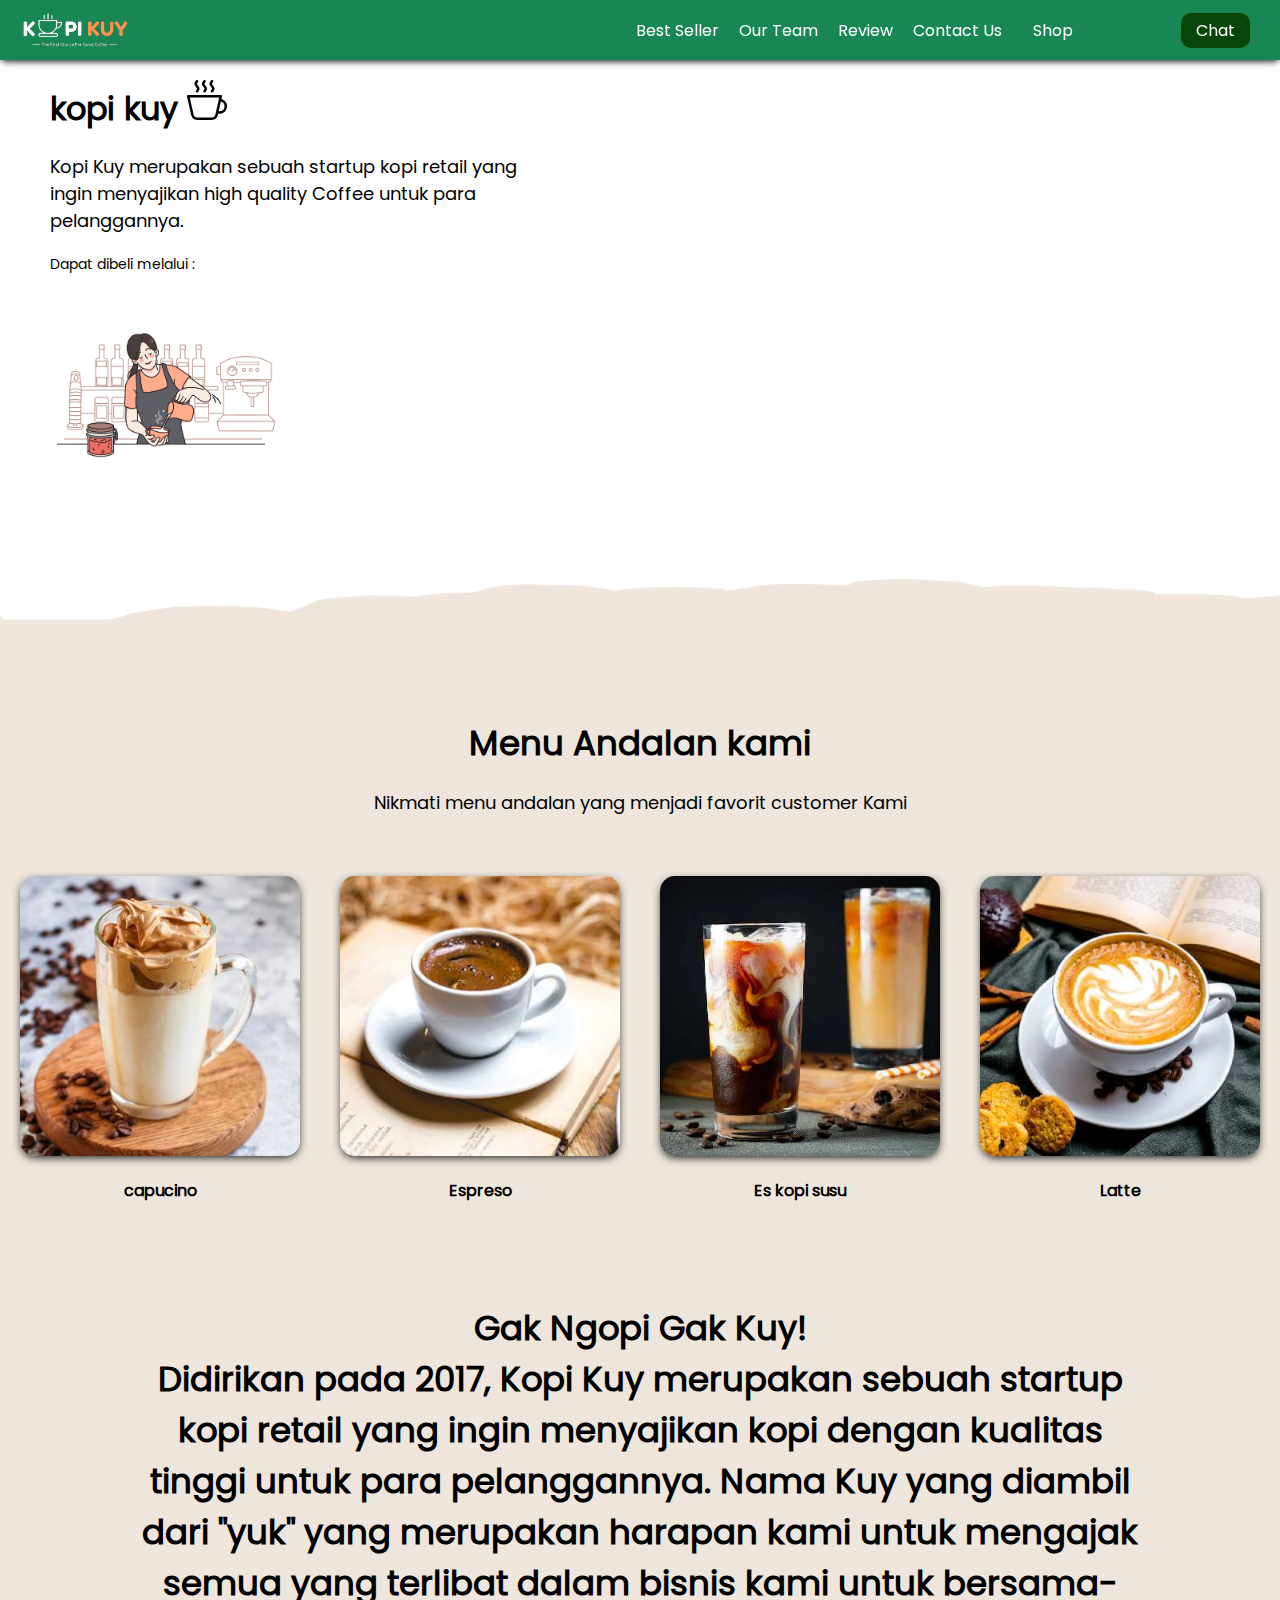
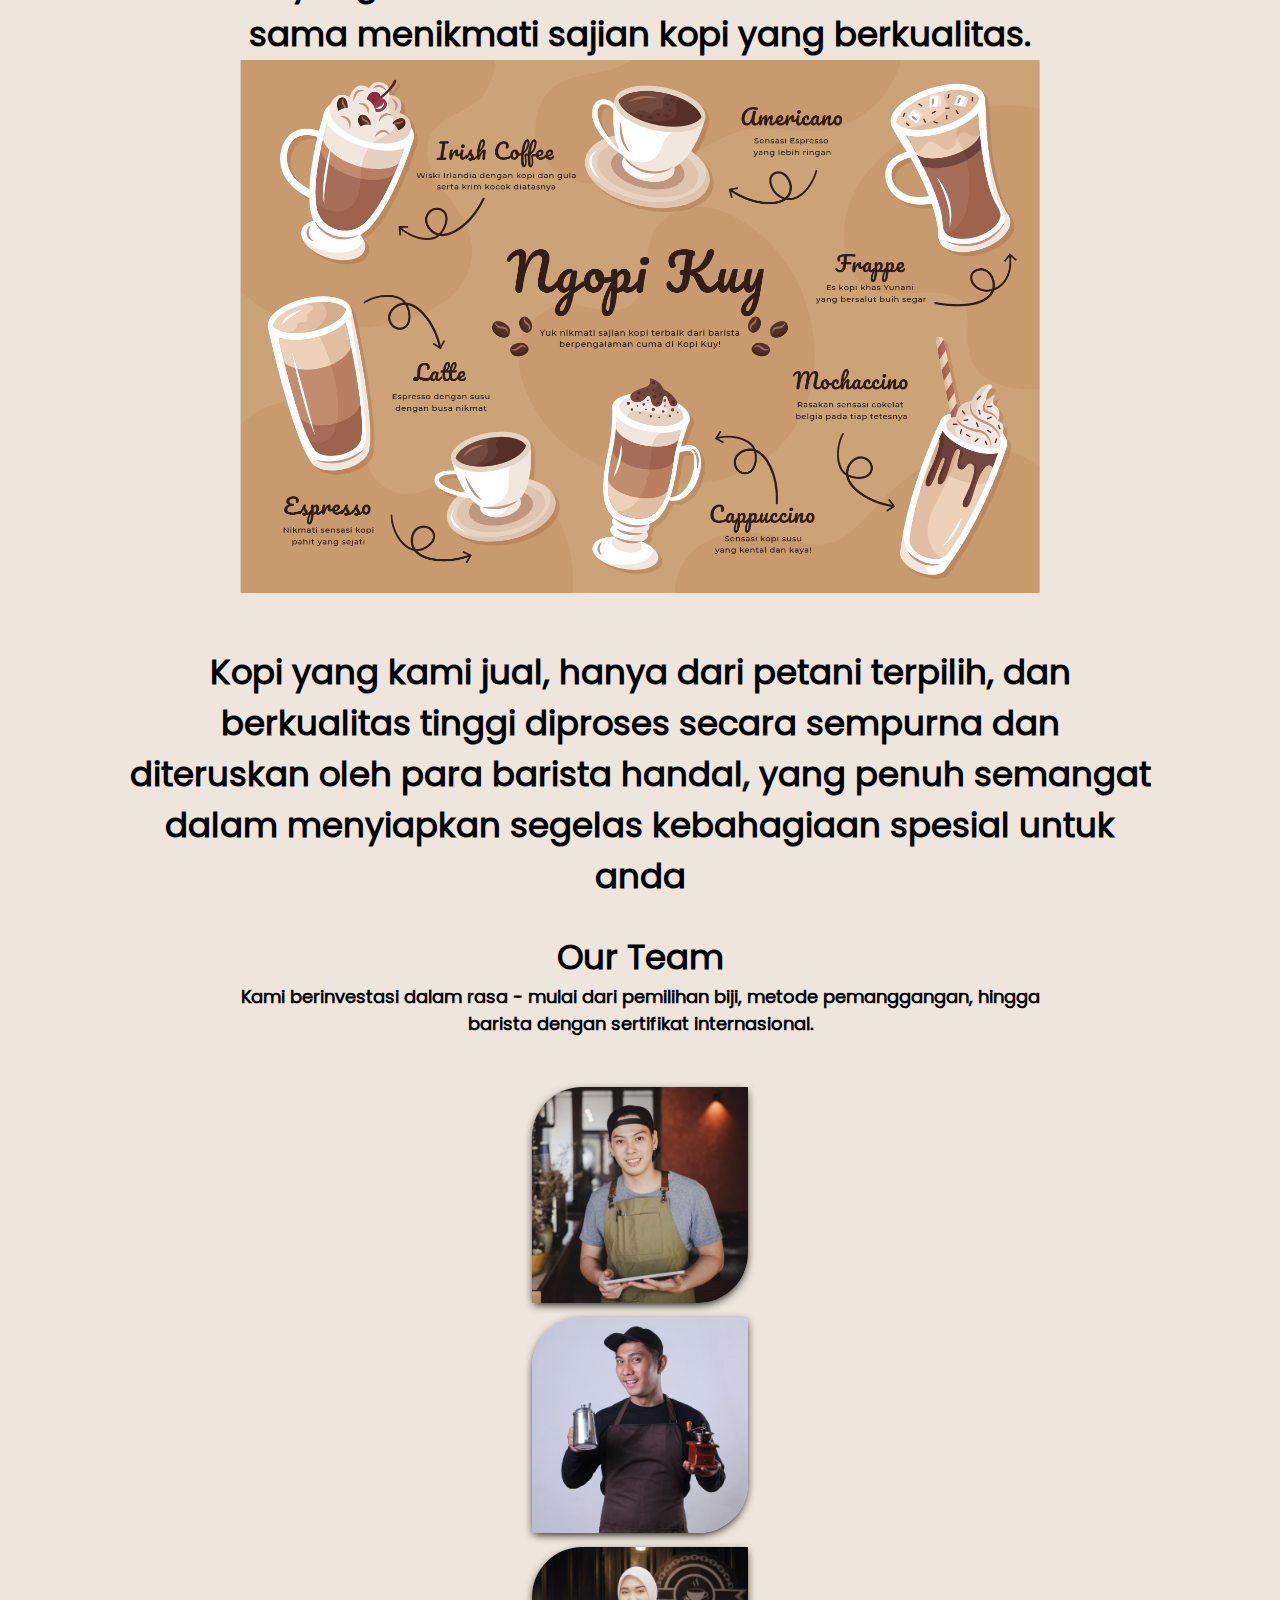
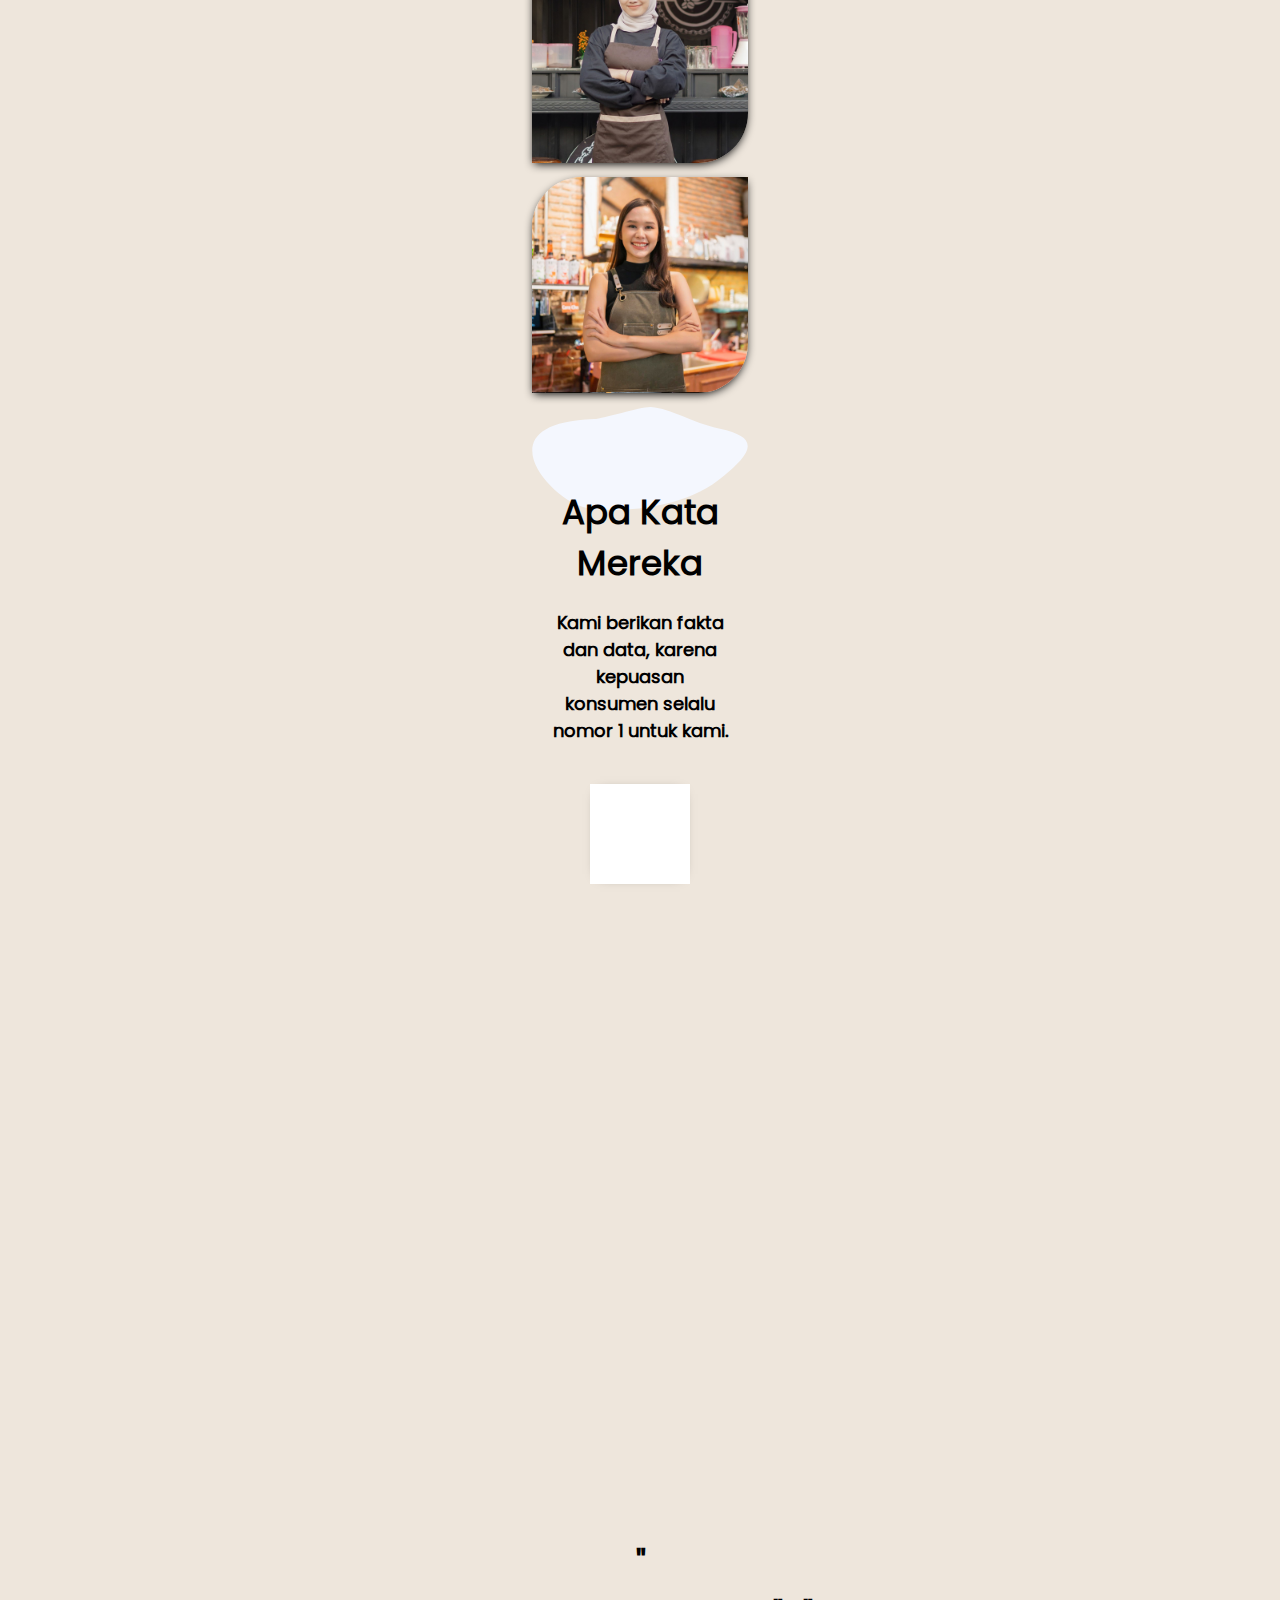
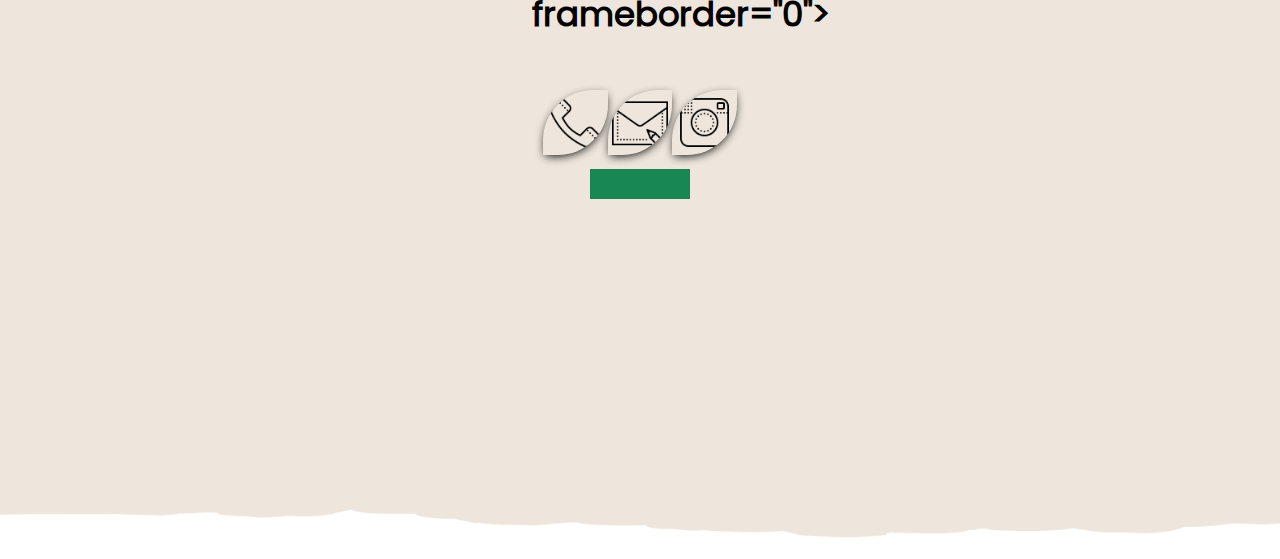
<file: index.html>
<!DOCTYPE html>
<html lang="id">

<head>
    <meta charset="UTF-8">
    <meta http-equiv="X-UA-Compatible" content="IE=edge">
    <meta name="viewport" content="width=device-width, initial-scale=1.0">
    <link rel="shortcut icon" href="images/favicon.ico" type="image/x-icon">
    <title>Website Kopi Kuy</title>
    <link rel="stylesheet" href="css/style.css">
</head>

<body>
    <nav>
        <div class="row">
            <img class="logo" src="images/logo/logo_kuy.png">
            <div class="navigasi">
                <a href="#best-seller">Best Seller</a>
                <a href="#our-team">Our Team</a>
                <a href="#review">Review</a>
                <a href="#contact-us">Contact Us</a>
            </div>
            <a class="shop" href="produk.html">Shop</a>
            <a class="chat" href="https://wa.me/nomor_hp_anda_pakai_62" target="_blank">Chat</a>
        </div>
    </nav>
</header>


<header>
    
         <div class="Row">

          <div class="col-kiri">

                  <h1 class="judul-header">
                    kopi kuy 
                    <img src="images/icon/icon_kopi.svg"></h1>
                  </h1>

                  <p class="subjudul-header">
                    Kopi Kuy merupakan sebuah startup kopi retail yang ingin menyajikan 
                    high quality Coffee untuk para pelanggannya.
                  </p>

                  <p class="dapat-dibeli">
                    Dapat dibeli melalui :
                  </p>

                  <div class="olshop">
                    <img src"images/logo/logo_bukalapak.png" alt="">
                    <img src"images/logo/logo_shopee.png"
                    <img srcimages/logo/logo_tokopedia.png

                  </div>
          </div>

              <img src="images/header/header1.png"class="col-kanan">

          </div>

</header>

<section class="best-seller" id="best-seller">
     <h2 class="judul-best-seller">
     Menu Andalan kami
     </h2>
     <p class="subjudul-best-seller">
      Nikmati menu andalan yang menjadi favorit customer Kami
      </p>
      <div class="row">
       <div class="col-produk">
        <img src="images/produk/product_capuchino.jpg" alt="">
        <p class="nama-produk">
         capucino
         </p>
       </div>
       <div class="col-produk">
        <img src="images/produk/product_espresso.jpg" alt="">
        <p class="nama-produk">
         Espreso
         </p>
       </div>
       <div class="col-produk">
        <img src="images/produk/product_kopi_susu.jpg" alt="">
        <p class="nama-produk">
         Es kopi susu
         </p>
       </div>
       <div class="col-produk">
        <img src="images/produk/product_latte.jpg" alt="">
        <p class="nama-produk">
         Latte
         </p>
       </div>
<section class="about-us" id="about-us">
  <h2 class="judul-about-us">
    Gak Ngopi Gak Kuy!
       <p class="tentang-about-us">
      Didirikan pada 2017, Kopi Kuy merupakan sebuah startup kopi retail 
      yang ingin menyajikan kopi dengan kualitas tinggi untuk para pelanggannya. 
      Nama Kuy yang diambil dari "yuk" yang merupakan harapan kami untuk mengajak semua 
      yang terlibat dalam bisnis kami untuk bersama-sama menikmati sajian kopi yang berkualitas.
        <img src="images/aset_kopi_jumbo.png
      " alt="">
    </p>
       <p class="penjelasan-about-us">
        Kopi yang kami jual, hanya dari petani terpilih, dan berkualitas tinggi diproses 
    secara sempurna dan diteruskan oleh para barista handal, yang penuh semangat 
    dalam menyiapkan segelas kebahagiaan spesial untuk anda

<h2 class="judul-team">
   Our Team
    <p class="subjudul-team">
      Kami berinvestasi dalam rasa - mulai dari pemilihan biji, metode pemanggangan, 
    hingga barista dengan sertifikat internasional.
      <div class="row">

    <div class="col-team">
    <img src="images/team/team1.jpg" alt=""> 
    <col-team></col-team> 
    <img src="images/team/team2.jpg" alt="">
    <col-team></col-team>  
    <img src="images/team/team3.jpg" alt="">
    <col-team></col-team> 
    <img src="images/team/team4.jpg" alt="">

 <section class="review" id="review">
  <h2 class="judul-review">
     Apa Kata Mereka
    </h2>
    <p class="subjudul-review">
   Kami berikan fakta dan data, karena kepuasan konsumen selalu nomor 1 untuk kami.
      </p>
      <div class="row">
        <div class="col-review">
        <div class="profile">
        <img src="images/customer/customer1.jpg"alt="">
            <div class="nama-profile">
              <h3>
              <p>

                


    </section>

<section class="contact-us" id="contact-us">
</section>
  <iframe src=""https://www.google.com/maps/embed?pb=!1m14!1m8!1m3!1d7932.741866032694!2d106.668581!3d-6.214715!3m2!1i1024!2i768!4f13.1!3m3!1m2!1s0x2e69f9912c7f297b%3A0xe5a3a671dae861ab!2sKopi%20kuy!5e0!3m2!1sid!2sid!4v1680617229460!5m2!1sid!2sid"
width="100%" height="300" style="border:0;" allowfullscreen="" loading="lazy"
referrerpolicy="no-referrer-when-downgrade"></iframe>" frameborder="0"></iframe>
<div class="row">
  <div class="col-kontak">
    <img src="images/icon/icon_phone.png" alt="">
  </div>
  <div class="col-kontak">
    <img src="images/icon/icon_mail.png" alt="">
  </div>
  <div class="col-kontak">
    <img src="images/icon/icon_instagram.png" alt="">
  </div>
 

  <footer>
    <div class="row">
      <div class="navigasi">
      </div>
    </div>
  </footer>
</div>
    <!--Kode Selesai-->
</body>

</html>
</file>
<file: css/style.css>
/* Pengaturan Global */

/* Mendaftarkan font ke dalam CSS, dan memberi nama family */
@font-face {
   font-family: 'Poppins';
   src: url(../fonts/poppins.woff2);
}

* {
   box-sizing: border-box;
   margin: 0;
   padding: 0;
}

html {
   /* agar scroll ketika klik pada navigasi menjadi halus */
   scroll-behavior: smooth;
}

body {
   /* mendaftarkan semua teks pada body menjadi family Poppins */
   font-family: 'Poppins';
}

a {
   /* menghilangkan garis bawah pada link */
   text-decoration: none;

   /* menghilangkan warna bawaan pada link */
   color: unset;
}

h2 {
   /* mengatur ukuran huruf ke 34 pixel */
   font-size: 34px;
}

img {
   /* 
      mengatur agar semua elemen img memiliki panjang maksimal 100% agar
      tidak besar gambar tidak melebihi layar ataupun pembungkus
   */
   max-width: 100%;
}

/* Navigasi */

nav {
   /* background-color mengatur warna latar belakang */
   background-color: red;

   /* penulisan 2 background-color seperti ini akan mengabaikan penulisan sebelumnya */
   background-color: #198754;

   /* box-shadow membuat efek bayangan */
   box-shadow: 0 3px 7px -2px #000;

   /* width mengatur panjang elemen */
   width: 100%;
   padding-top: 10px;
   padding-bottom: 10px;

   /* position mengatur posisi elemen, static untuk biasa, fixed untuk efek menempel */
   position: fixed;

   /* Nilai z-index semakin besar, maka elemen akan semakin di depan */
   z-index: 500;
}

/* 
   PERHATIKAN bahwa dalam mengatur elemen, nama elemen langsung ditulis
   sedangkan untuk mengatur class, dibutuhkan tanda titik (.) terlebih dulu
   img {} berarti elemen dengan tag img, 
   sedangkan .img artinya elemen dengan kelas img   
*/

.row {
   /* 
      display: flex memiliki pengaturan yang dapat mengatur agar elemen
      di dalamnya memiliki ukuran yang fleksibel
   */
   display: flex;

   /* 
      align-items: center mengatur elemen di dalamnya rata tengah vertikal
   */
   align-items: center;

   /* 
      justify-content: center mengatur elemen di dalamnya rata tengah horizontal
   */
   justify-content: center;

   /* 
      flex-wrap: wrap mengatur agar jika panjang elemen berlebih, maka elemen
      akan otomatis diletakan di baris baru
   */
   flex-wrap: wrap;
}

section {
   /* text-align mengatur rata tulisan, bisa bernilai: left, right, center, justify */
   text-align: center;
}

.logo {
   /* height mengatur tinggi elemen */
   height: 40px;
   margin-left: 20px;
}

.navigasi {
   margin-left: auto;
   margin-right: 15px;
}

.navigasi a,
.shop {
   color: #fff;
   padding-left: 8px;
   padding-right: 8px;
}

.shop {
   margin-right: 100px;
}

.chat {
   margin-right: 30px;
   background-color: rgb(8, 69, 8);
   color: #fff;
   padding-top: 5px;
   padding-right: 15px;
   padding-bottom: 5px;
   padding-left: 15px;
   border-radius: 10px;
}


/* HEADER */


header,
section {
   /*
    padding mengatur jarak ke dalam
    pada padding dan margin ditambahkan top / right / bottom / top 
    untuk mengatur jarak masing-masing 
   */
   padding-top: 80px;
   padding-bottom: 80px;

   /* margin mengatur jarak ke luar */
   margin-bottom: 80px;
}

/* penulisan CSS dapat digabung dengan beberapa elemen */
.col-kiri,
.col-kanan {
   /* width mengatur panjang elemen. 50% artinya setengah ukuran pembungkus */
   width: 50%;
}

.col-kiri {
   padding-left: 50px;
   padding-right: 120px;
}

.judul-header {
   margin-bottom: 20px;
}

.subjudul-header {
   /* font-size digunakan untuk mengatur ukuran huruf */
   font-size: 18px;
}

.dapat-dibeli {
   margin-top: 20px;
   margin-bottom: 20px;
   font-size: 14px;
}

.olshop img {
   width: 40px;

   /* height digunakan untuk mengatur tinggi elemen */
   height: auto;
   margin-right: 10px;
}

/* Best Seller */

.best-seller {
   position: relative;

   /* background-color mengatur warna latar belakang elemen */
   background-color: #EEE6DC;
}

/* 
terkait position, after, dan before memerlukan pemahaman mendalam
terkait layout pada CSS untuk dapat memahami secara penuh 
*/

.best-seller::before,
.best-seller::after {
   position: absolute;
   content: "";
   width: 100%;
   height: 76px;

   /* background-image untuk menambahkan gambar sebagai background */
   background-image: url(../images/garis-atas.png);

   /*background-size agar gambar latar menyesuaikan tinggi / panjang elemen */
   background-size: cover;

   top: -60px;
   left: 0;
}

.best-seller::after {
   height: 60px;
   background-image: url(../images/garis-bawah.png);
   top: unset;
   bottom: -60px;
}

.judul-best-seller {
   margin-bottom: 20px;
}

.subjudul-best-seller {
   font-size: 18px;
   margin-bottom: 40px;
}

.col-produk {
   /* 
      Penulisan padding dan margin seperti padding:20px ini penulisan singkat 
      yang berarti top, right, bottom, left nilainya sama, yaitu 20px 
   */
   padding: 20px;
   width: 25%;
}

.col-produk img {
   /* transition membuat animasi transisi dari perubahan style, 0.3s berarti 0.3 detik */
   transition: all 0.3s ease;

   /* border-radius  Membuat sudut membulat */
   border-radius: 15px;

   /* box-shadow membuat efek bayangan */
   box-shadow: 0 3px 10px -2px #000;
}

/* :hover akan dijalankan saat mouse ada di atas elemen */
.col-produk img:hover {

   /* membuat transformasi, bisa berupa scale(1.05), rotate(180deg), translateY(-50px), dsb */
   transform: scale(0.9);
   border-radius: 50%;
}

.nama-produk {
   margin-top: 15px;
   font-weight: bold;
}

/* About US */

.about-us {
   /* max-width: 80%; mengatur panjang maksimal elemen tidak boleh melebihi 80% layar */
   max-width: 80%;

   /* margin-left dan margin-right auto akan membuat posisi elemen berada di tengah */
   margin-left: auto;
   margin-right: auto;
}

.judul-about-us {
   margin-bottom: 30px;
}

/* 
   penulisan .about-us img {} berarti mengatur elemen img 
   yang ada di dalam elemen dengan kelas about-us 
   harap perhatikan .about-us dan image dipisahkan spasi
   penulisan class diawali titik (.) penulisan elemen tidak
*/
.about-us img {
   /* 
      Penulisan width: 800px dan max-width: 100% mengatur agar
      elemen memiliki panjang 800px namun tidak boleh melebihi 100% ukuran layar
   */
   width: 800px;
   max-width: 100%;
}

.tentang-about-us {
   margin-bottom: 40px;
}

.penjelasan-about-us {
   margin-top: 40px;
}

/* OUR TEAM */

.our-team {
   background-color: #EEE6DC;
   box-shadow: inset 0px 0px 23px -6px #707070;
}

.judul-team {
   margin-bottom: 20px;
}

.subjudul-team {
   margin-bottom: 30px;
   font-size: 18px;
   width: 800px;
   max-width: 90%;
   margin-left: auto;
   margin-right: auto;
}

.col-team {
   width: 25%;
   padding: 20px;
}

.col-team img {
   box-shadow: 0 3px 10px -2px #000;
   border-radius: 50px 0px 50px 0px;
}

/* REVIEW */

.review {
   background-image: url(../images/bg-review.svg);
   /* 
      background-size: contain;
      membuat gambar latar belakang tidak terpotong
   */
   background-size: contain;

   /* 
      background-repeat: no-repeat;
      membuat gambar latar belakang tidak diulang (duplikat)
   */
   background-repeat: no-repeat;
   padding-left: 20px;
   padding-right: 20px;
}

.judul-review {
   margin-bottom: 20px;
}

.subjudul-review {
   margin-bottom: 40px;
   font-size: 18px;
}

.review .row {
   justify-content: space-around;
   /* align-items: stretch; membuat tinggi elemen di dalam .review .row seragam */
   align-items: stretch;
}

.col-review {
   width: 30%;
   padding: 35px 50px;
   box-shadow: 0px 0px 12px -10px #000;
   background-color: #fff;
}

.profile {
   display: flex;
   margin-bottom: 30px;
   align-items: center;
}

/* mengatur elemen img yang ada di dalam class(.) profile */
.profile img {
   width: 100px;
   margin-right: 20px;
}

.profile .nama-profile {
   text-align: left;
}

/* CONTACT US */
.contact-us {
   margin-bottom: 20px;
}

.col-kontak {
   width: 30%;
   margin-top: 50px;
   /* color mengatur warna tulisan */
   color: green;
}

/* FOOTER */

footer {
   background-color: #198754;
   padding-top: 15px;
   padding-bottom: 15px;
   color: #fff;
   padding-right: 40px;
   padding-left: 40px;
}

footer .navigasi {
   margin-left: 20px;
   margin-right: auto;
}
</file>
